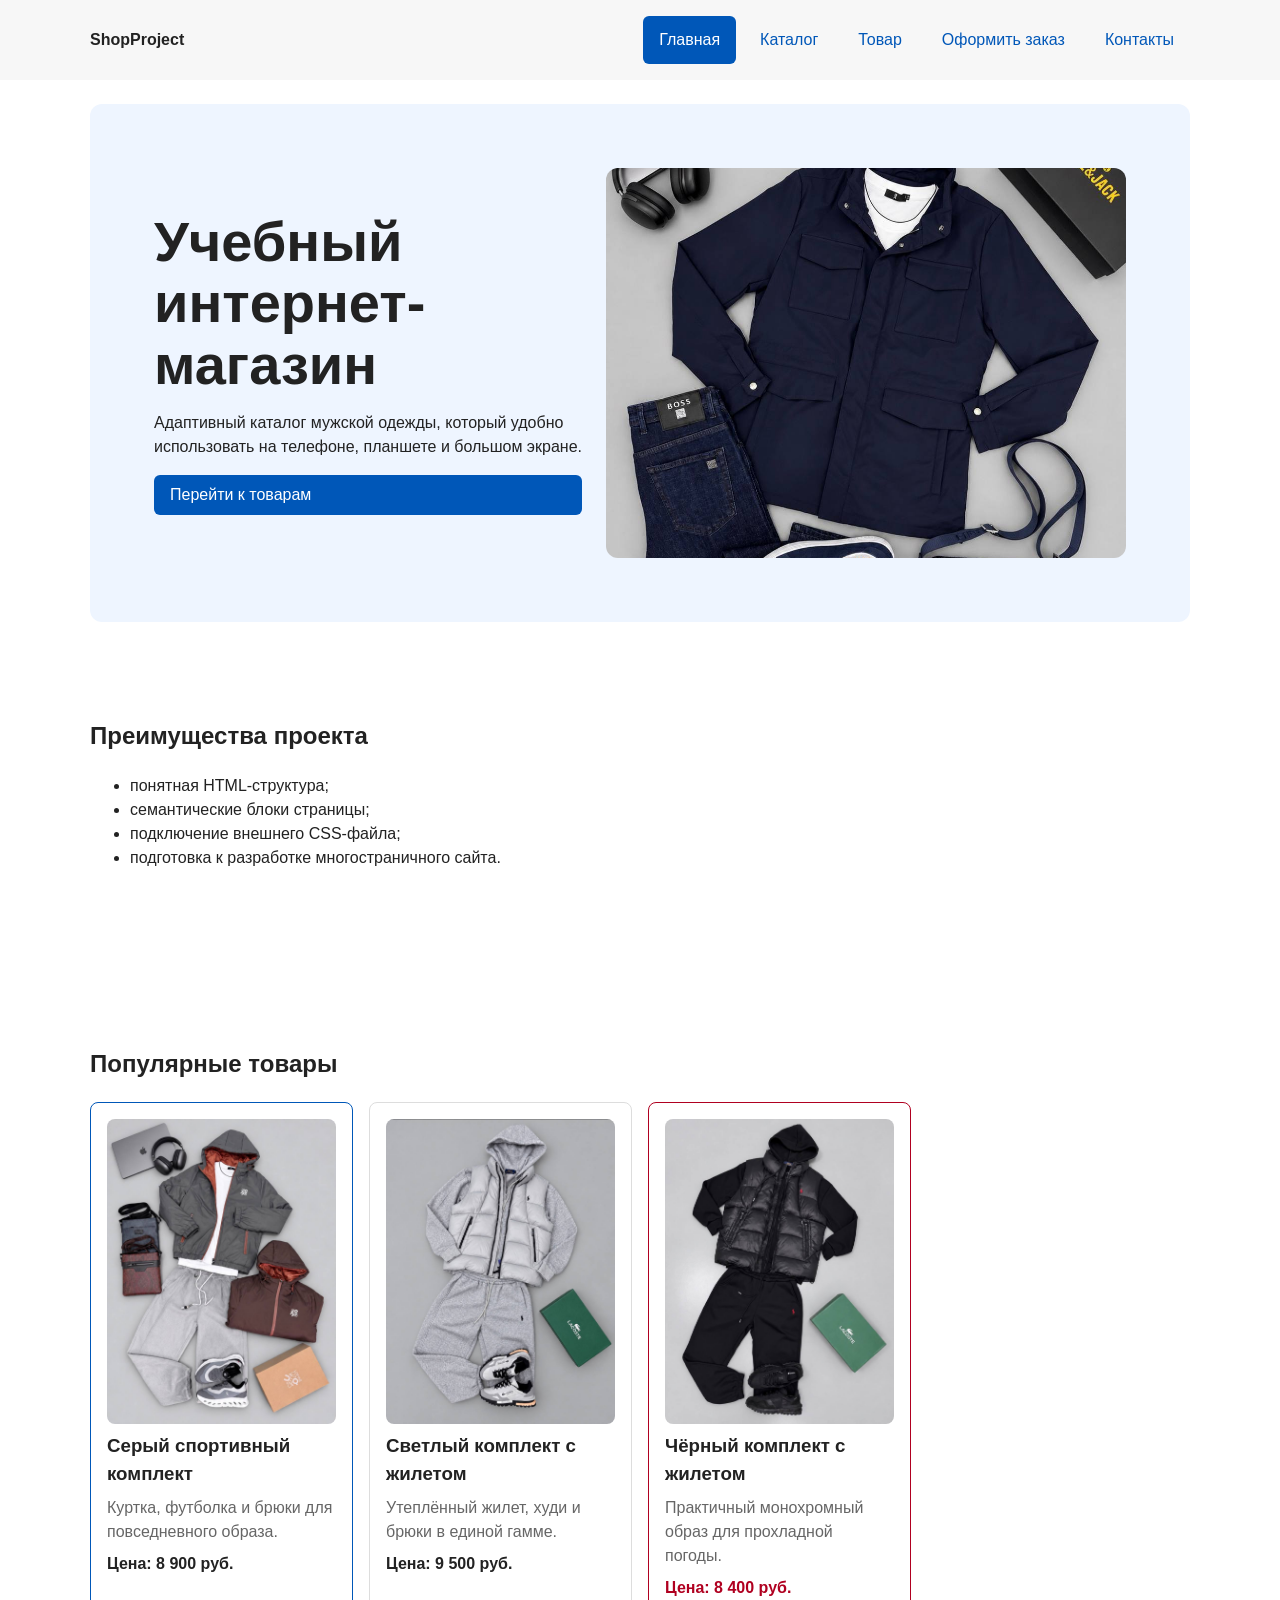
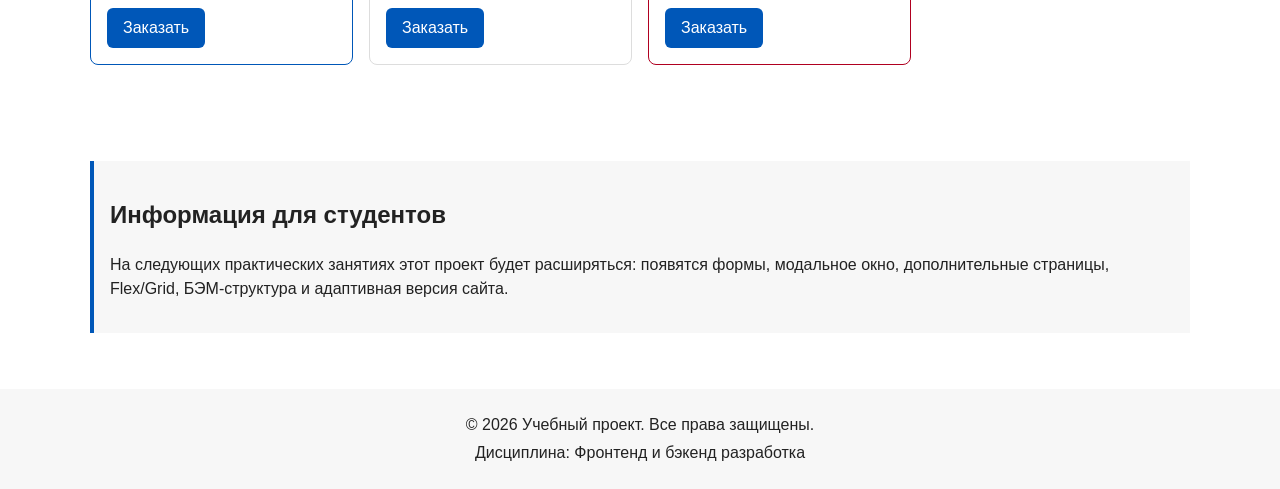
<file: index.html>
<!DOCTYPE html>
<html lang="ru">
<head>
  <meta charset="UTF-8">
  <meta name="viewport" content="width=device-width, initial-scale=1.0">
  <title>Учебный интернет-магазин</title>
  <link rel="icon" href="images/favicon.svg" type="image/svg+xml">
  <link rel="stylesheet" href="css/style.css">
  <link rel="stylesheet" href="css/responsive.css">
  <script src="js/main.js" defer></script>

  <meta property="og:type" content="website">
  <meta property="og:title" content="Учебный интернет-магазин">
  <meta
    property="og:description"
    content="Учебный frontend-проект интернет-магазина."
  >
  <meta
    property="og:image"
    content="https://ashurvel-rgb.github.io/kr3-responsive-shop/images/preview.jpg"
  >
</head>
<body>
  <!-- Шапка и навигация по разделам текущей страницы. -->
  <header class="site-header">
    <div class="site-header__inner">
      <a class="site-header__logo" href="index.html">ShopProject</a>
      <nav class="site-nav" aria-label="Основная навигация">
        <ul class="site-nav__list">
          <li class="site-nav__item"><a class="site-nav__link site-nav__link--active" href="index.html">Главная</a></li>
          <li class="site-nav__item"><a class="site-nav__link" href="catalog.html">Каталог</a></li>
          <li class="site-nav__item"><a class="site-nav__link" href="product.html">Товар</a></li>
          <li class="site-nav__item"><a class="site-nav__link" href="order.html">Оформить заказ</a></li>
          <li class="site-nav__item"><a class="site-nav__link" href="contacts.html">Контакты</a></li>
        </ul>
      </nav>
    </div>
  </header>

  <!-- Единственный main содержит основное содержимое страницы. -->
  <main>
    <section class="hero">
      <div class="hero__content">
        <h1 class="hero__title">Учебный интернет-магазин</h1>
        <p class="hero__description">
          Адаптивный каталог мужской одежды, который удобно использовать
          на телефоне, планшете и большом экране.
        </p>
        <a class="button button--primary hero__action" href="#popular">Перейти к товарам</a>
      </div>
      <picture>
        <source media="(min-width: 1200px)" srcset="images/outfit-navy.jpg">
        <source media="(min-width: 768px)" srcset="images/outfit-blue.jpg">
        <img
          class="hero__image"
          src="images/outfit-gray.jpg"
          alt="Подборка мужской одежды и аксессуаров"
          width="960"
          height="1280"
        >
      </picture>
    </section>

    <section class="section" id="advantages">
      <h2>Преимущества проекта</h2>
      <ul class="advantages-list">
        <li>понятная HTML-структура;</li>
        <li>семантические блоки страницы;</li>
        <li>подключение внешнего CSS-файла;</li>
        <li>подготовка к разработке многостраничного сайта.</li>
      </ul>
    </section>

    <section class="section" id="popular">
      <h2>Популярные товары</h2>
      <div class="products-grid">
        <!-- Каждая карточка — самостоятельный смысловой блок article. -->
        <article class="product-card product-card--featured">
          <img
            class="product-card__image"
            src="images/outfit-gray.jpg"
            srcset="images/outfit-gray.jpg 960w"
            sizes="(max-width: 639px) 100vw, (max-width: 1023px) 50vw, 33vw"
            alt="Серый спортивный комплект с курткой"
            width="960"
            height="1280"
          >
          <h3 class="product-card__title">Серый спортивный комплект</h3>
          <p class="product-card__description">Куртка, футболка и брюки для повседневного образа.</p>
          <p class="product-card__price">Цена: 8 900 руб.</p>
          <button class="button button--primary product-card__button" type="button" data-product="Серый спортивный комплект">
            Заказать
          </button>
        </article>
        <article class="product-card">
          <img class="product-card__image" src="images/outfit-light.jpg" alt="Светло-серый комплект с жилетом" width="960" height="1280" loading="lazy">
          <h3 class="product-card__title">Светлый комплект с жилетом</h3>
          <p class="product-card__description">Утеплённый жилет, худи и брюки в единой гамме.</p>
          <p class="product-card__price">Цена: 9 500 руб.</p>
          <button class="button button--primary product-card__button" type="button" data-product="Светлый комплект с жилетом">
            Заказать
          </button>
        </article>
        <article class="product-card product-card--discount">
          <img class="product-card__image" src="images/outfit-black.jpg" alt="Чёрный спортивный комплект с жилетом" width="960" height="1280" loading="lazy">
          <h3 class="product-card__title">Чёрный комплект с жилетом</h3>
          <p class="product-card__description">Практичный монохромный образ для прохладной погоды.</p>
          <p class="product-card__price">Цена: 8 400 руб.</p>
          <button class="button button--primary product-card__button" type="button" data-product="Чёрный комплект с жилетом">
            Заказать
          </button>
        </article>
      </div>
    </section>

    <aside class="aside-info">
      <h2>Информация для студентов</h2>
      <p>
        На следующих практических занятиях этот проект будет расширяться:
        появятся формы, модальное окно, дополнительные страницы, Flex/Grid,
        БЭМ-структура и адаптивная версия сайта.
      </p>
    </aside>
  </main>

  <footer class="site-footer" id="contacts">
    <p class="site-footer__text">&copy; 2026 Учебный проект. Все права защищены.</p>
    <p class="site-footer__text">Дисциплина: Фронтенд и бэкенд разработка</p>
  </footer>
<dialog class="order-dialog" id="order-dialog" aria-labelledby="order-dialog-title">
  <h2 class="order-dialog__title" id="order-dialog-title">Оформление заявки</h2>

  <form class="order-form" id="order-form" action="#" method="post" novalidate>
    <input id="selected-product" name="selected-product" type="hidden">

    <div class="order-form__field">
      <label class="order-form__label" for="order-name">Имя</label>
      <input
        class="order-form__input"
        id="order-name"
        name="name"
        type="text"
        placeholder="Введите ваше имя"
        minlength="2"
        autocomplete="given-name"
        required
      >
    </div>

    <div class="order-form__field">
      <label class="order-form__label" for="order-email">E-mail</label>
      <input
        class="order-form__input"
        id="order-email"
        name="email"
        type="email"
        placeholder="example@mail.ru"
        autocomplete="email"
        required
      >
    </div>

    <div class="order-form__field">
      <label class="order-form__label" for="order-phone">Телефон</label>
      <input
        class="order-form__input"
        id="order-phone"
        name="phone"
        type="tel"
        inputmode="tel"
        placeholder="+7 (900) 000-00-00"
        pattern="^\+7 \(\d{3}\) \d{3}-\d{2}-\d{2}$"
        required
      >
      <small class="order-form__hint">Формат: +7 (988) 888-88-88</small>
    </div>

    <div class="order-form__field">
      <label class="order-form__label" for="order-date">Дата связи</label>
      <input
        class="order-form__input"
        id="order-date"
        name="date"
        type="date"
      >
    </div>

    <div class="order-form__field">
      <label class="order-form__label" for="order-topic">Тема заявки</label>
      <select class="order-form__select" id="order-topic" name="topic" required>
        <option value="">Выберите тему</option>
        <option value="product">Заказ товара</option>
        <option value="consultation">Консультация</option>
        <option value="delivery">Доставка</option>
      </select>
    </div>

    <div class="order-form__field">
      <label class="order-form__label" for="order-comment">Комментарий</label>
      <textarea
        class="order-form__textarea"
        id="order-comment"
        name="comment"
        rows="4"
        placeholder="Укажите дополнительную информацию"
      ></textarea>
    </div>

    <div class="order-form__field order-form__field--checkbox">
      <label class="order-form__label order-form__label--checkbox">
        <input
          class="order-form__input order-form__input--checkbox"
          id="order-agreement"
          name="agreement"
          type="checkbox"
          required
        >
        Я согласен на обработку данных
      </label>
    </div>

    <div class="order-form__actions">
      <button class="button button--secondary" type="button" id="close-order-dialog">Закрыть</button>
      <button class="button button--primary" type="submit">Отправить заявку</button>
    </div>
  </form>
</dialog>

<p class="success-message" id="success-message" hidden>
  Форма успешно отправлена!
</p>

</body>
</html>
</file>
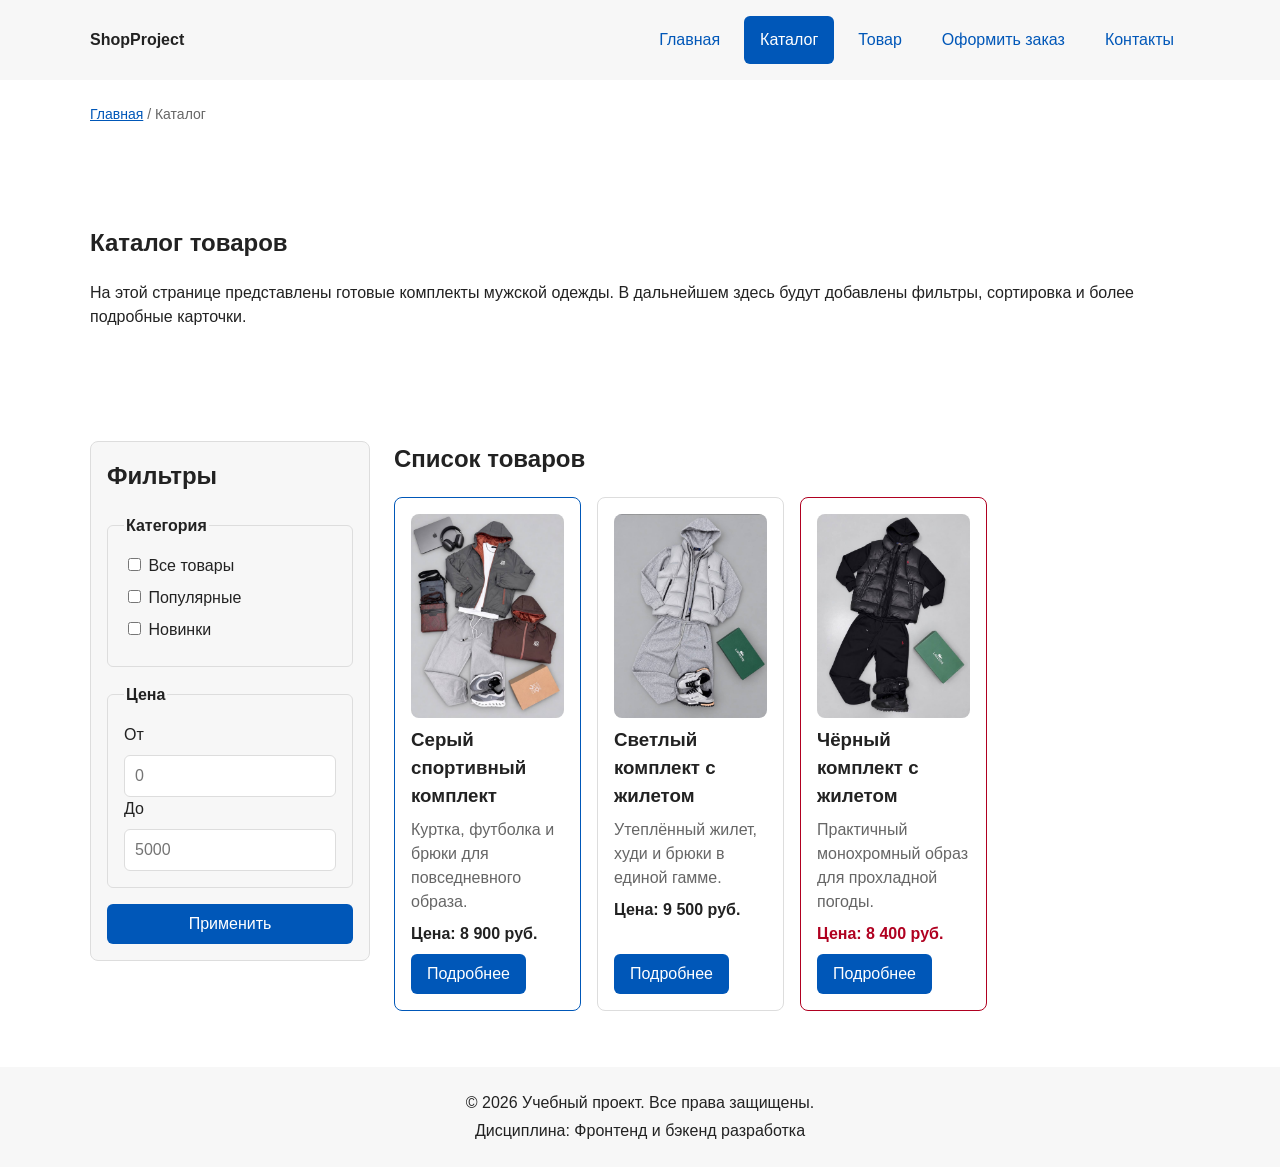
<file: catalog.html>
<!DOCTYPE html>
<html lang="ru">
<head>
  <meta charset="UTF-8">
  <meta name="viewport" content="width=device-width, initial-scale=1.0">
  <title>Учебный интернет-магазин</title>
  <link rel="icon" href="images/favicon.svg" type="image/svg+xml">
  <link rel="stylesheet" href="css/style.css">
  <link rel="stylesheet" href="css/responsive.css">
  <script src="js/main.js" defer></script>

  <meta property="og:type" content="website">
  <meta property="og:title" content="Учебный интернет-магазин">
  <meta
    property="og:description"
    content="Учебный frontend-проект интернет-магазина."
  >
  <meta
    property="og:image"
    content="https://ashurvel-rgb.github.io/kr3-responsive-shop/images/preview.jpg"
  >
</head>
<body>
  <header class="site-header">
    <div class="site-header__inner">
      <a class="site-header__logo" href="index.html">ShopProject</a>

      <nav class="site-nav" aria-label="Основная навигация">
        <ul class="site-nav__list">
          <li class="site-nav__item"><a class="site-nav__link" href="index.html">Главная</a></li>
          <li class="site-nav__item"><a class="site-nav__link site-nav__link--active" href="catalog.html">Каталог</a></li>
          <li class="site-nav__item"><a class="site-nav__link" href="product.html">Товар</a></li>
          <li class="site-nav__item"><a class="site-nav__link" href="order.html">Оформить заказ</a></li>
          <li class="site-nav__item"><a class="site-nav__link" href="contacts.html">Контакты</a></li>
        </ul>
      </nav>
    </div>
  </header>

  <main>
    <nav class="breadcrumbs" aria-label="Хлебные крошки">
      <a class="breadcrumbs__link" href="index.html">Главная</a>
      <span class="breadcrumbs__current">Каталог</span>
    </nav>

    <section class="section">
      <h1>Каталог товаров</h1>
      <p>
        На этой странице представлены готовые комплекты мужской одежды.
        В дальнейшем здесь будут добавлены фильтры, сортировка и более
        подробные карточки.
      </p>
    </section>

    <section class="catalog-layout">
      <aside class="catalog-filters">
        <h2 class="catalog-filters__title">Фильтры</h2>

        <form class="filters-form" action="#" method="get">
          <fieldset class="filters-form__group">
            <legend class="filters-form__legend">Категория</legend>

            <label class="filters-form__label">
              <input class="filters-form__input" type="checkbox" name="category" value="all">
              Все товары
            </label>
            <label class="filters-form__label">
              <input class="filters-form__input" type="checkbox" name="category" value="popular">
              Популярные
            </label>
            <label class="filters-form__label">
              <input class="filters-form__input" type="checkbox" name="category" value="new">
              Новинки
            </label>
          </fieldset>

          <fieldset class="filters-form__group">
            <legend class="filters-form__legend">Цена</legend>

            <label class="filters-form__label" for="price-from">От</label>
            <input class="filters-form__input filters-form__input--number" id="price-from" name="price-from" type="number" min="0" placeholder="0">

            <label class="filters-form__label" for="price-to">До</label>
            <input class="filters-form__input filters-form__input--number" id="price-to" name="price-to" type="number" min="0" placeholder="5000">
          </fieldset>

          <button class="button button--primary" type="submit">Применить</button>
        </form>
      </aside>

      <section class="catalog-products">
        <h2 class="catalog-products__title">Список товаров</h2>

        <div class="products-grid">
          <article class="product-card product-card--featured">
            <img
              class="product-card__image"
              src="images/outfit-gray.jpg"
              srcset="images/outfit-gray.jpg 960w"
              sizes="(max-width: 639px) 100vw, (max-width: 1023px) 50vw, 33vw"
              alt="Серый спортивный комплект с курткой"
              width="960"
              height="1280"
              loading="lazy"
            >
            <h3 class="product-card__title">Серый спортивный комплект</h3>
            <p class="product-card__description">Куртка, футболка и брюки для повседневного образа.</p>
            <p class="product-card__price">Цена: 8 900 руб.</p>
            <a class="button button--primary product-card__button" href="product.html">Подробнее</a>
          </article>

          <article class="product-card">
            <img class="product-card__image" src="images/outfit-light.jpg" alt="Светло-серый комплект с жилетом" width="960" height="1280" loading="lazy">
            <h3 class="product-card__title">Светлый комплект с жилетом</h3>
            <p class="product-card__description">Утеплённый жилет, худи и брюки в единой гамме.</p>
            <p class="product-card__price">Цена: 9 500 руб.</p>
            <a class="button button--primary product-card__button" href="product.html">Подробнее</a>
          </article>

          <article class="product-card product-card--discount">
            <img class="product-card__image" src="images/outfit-black.jpg" alt="Чёрный спортивный комплект с жилетом" width="960" height="1280" loading="lazy">
            <h3 class="product-card__title">Чёрный комплект с жилетом</h3>
            <p class="product-card__description">Практичный монохромный образ для прохладной погоды.</p>
            <p class="product-card__price">Цена: 8 400 руб.</p>
            <a class="button button--primary product-card__button" href="product.html">Подробнее</a>
          </article>
        </div>
      </section>
    </section>
  </main>

  <footer class="site-footer">
    <p class="site-footer__text">&copy; 2026 Учебный проект. Все права защищены.</p>
    <p class="site-footer__text">Дисциплина: Фронтенд и бэкенд разработка</p>
  </footer>
</body>
</html>
</file>
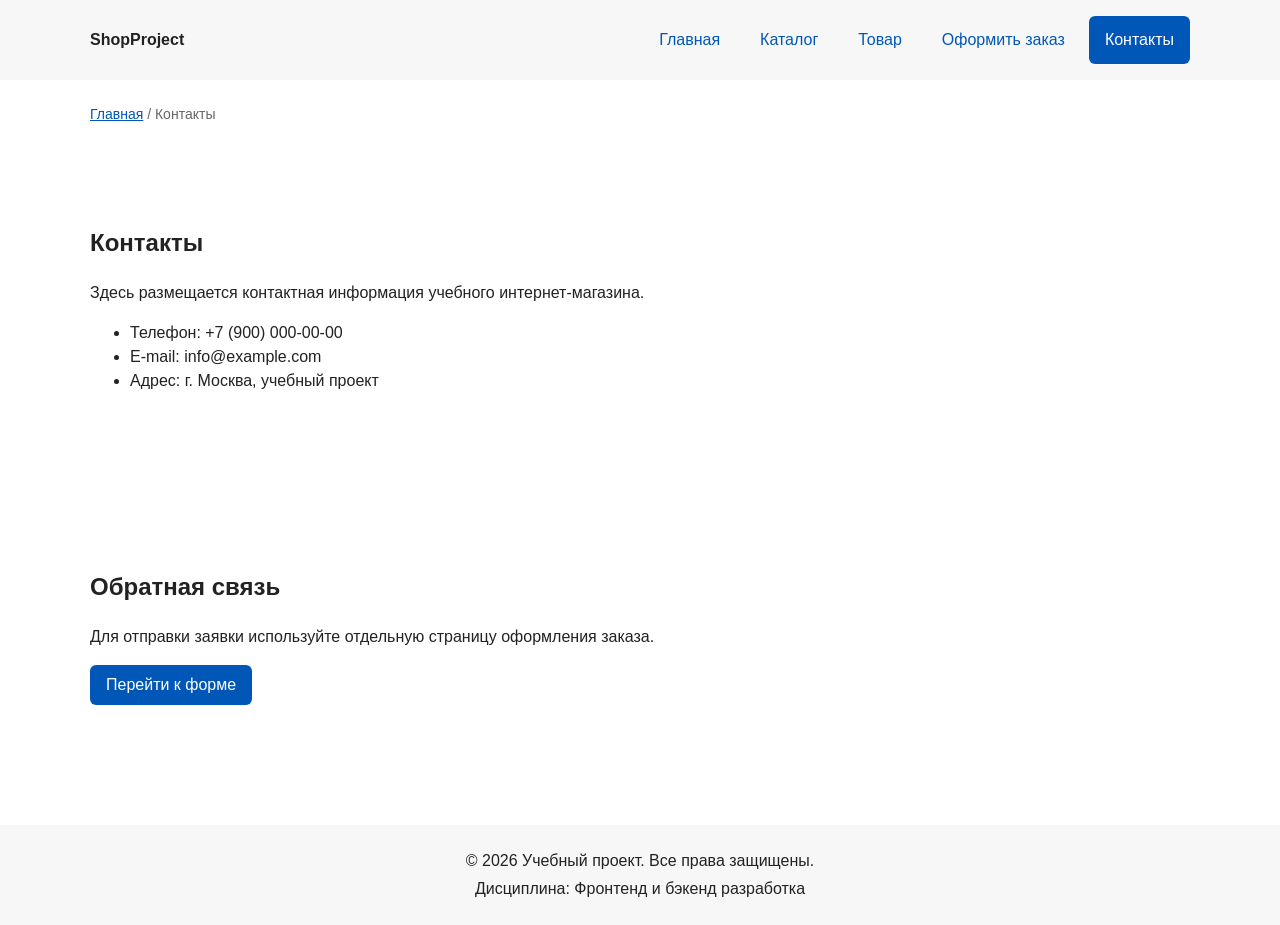
<file: contacts.html>
<!DOCTYPE html>
<html lang="ru">
<head>
  <meta charset="UTF-8">
  <meta name="viewport" content="width=device-width, initial-scale=1.0">
  <meta name="description" content="Контактная информация учебного интернет-магазина.">
  <title>Контакты — Учебный интернет-магазин</title>
  <link rel="icon" href="images/favicon.svg" type="image/svg+xml">
  <link rel="stylesheet" href="css/style.css">
  <link rel="stylesheet" href="css/responsive.css">
  <meta property="og:type" content="website">
  <meta property="og:title" content="Контакты — ShopProject">
  <meta property="og:description" content="Контакты учебного интернет-магазина.">
  <meta property="og:image" content="https://ashurvel-rgb.github.io/kr3-responsive-shop/images/preview.jpg">
</head>
<body>
  <header class="site-header">
    <div class="site-header__inner">
      <a class="site-header__logo" href="index.html">ShopProject</a>

      <nav class="site-nav" aria-label="Основная навигация">
        <ul class="site-nav__list">
          <li class="site-nav__item"><a class="site-nav__link" href="index.html">Главная</a></li>
          <li class="site-nav__item"><a class="site-nav__link" href="catalog.html">Каталог</a></li>
          <li class="site-nav__item"><a class="site-nav__link" href="product.html">Товар</a></li>
          <li class="site-nav__item"><a class="site-nav__link" href="order.html">Оформить заказ</a></li>
          <li class="site-nav__item"><a class="site-nav__link site-nav__link--active" href="contacts.html">Контакты</a></li>
        </ul>
      </nav>
    </div>
  </header>

  <main>
    <nav class="breadcrumbs" aria-label="Хлебные крошки">
      <a class="breadcrumbs__link" href="index.html">Главная</a>
      <span class="breadcrumbs__current">Контакты</span>
    </nav>

    <section class="section">
      <h1>Контакты</h1>
      <p>
        Здесь размещается контактная информация учебного интернет-магазина.
      </p>

      <ul>
        <li>Телефон: +7 (900) 000-00-00</li>
        <li>E-mail: info@example.com</li>
        <li>Адрес: г. Москва, учебный проект</li>
      </ul>
    </section>

    <section class="section" id="feedback">
      <h2>Обратная связь</h2>
      <p>Для отправки заявки используйте отдельную страницу оформления заказа.</p>
      <a class="button button--primary" href="order.html">Перейти к форме</a>
    </section>
  </main>

  <footer class="site-footer">
    <p class="site-footer__text">&copy; 2026 Учебный проект. Все права защищены.</p>
    <p class="site-footer__text">Дисциплина: Фронтенд и бэкенд разработка</p>
  </footer>
</body>
</html>
</file>
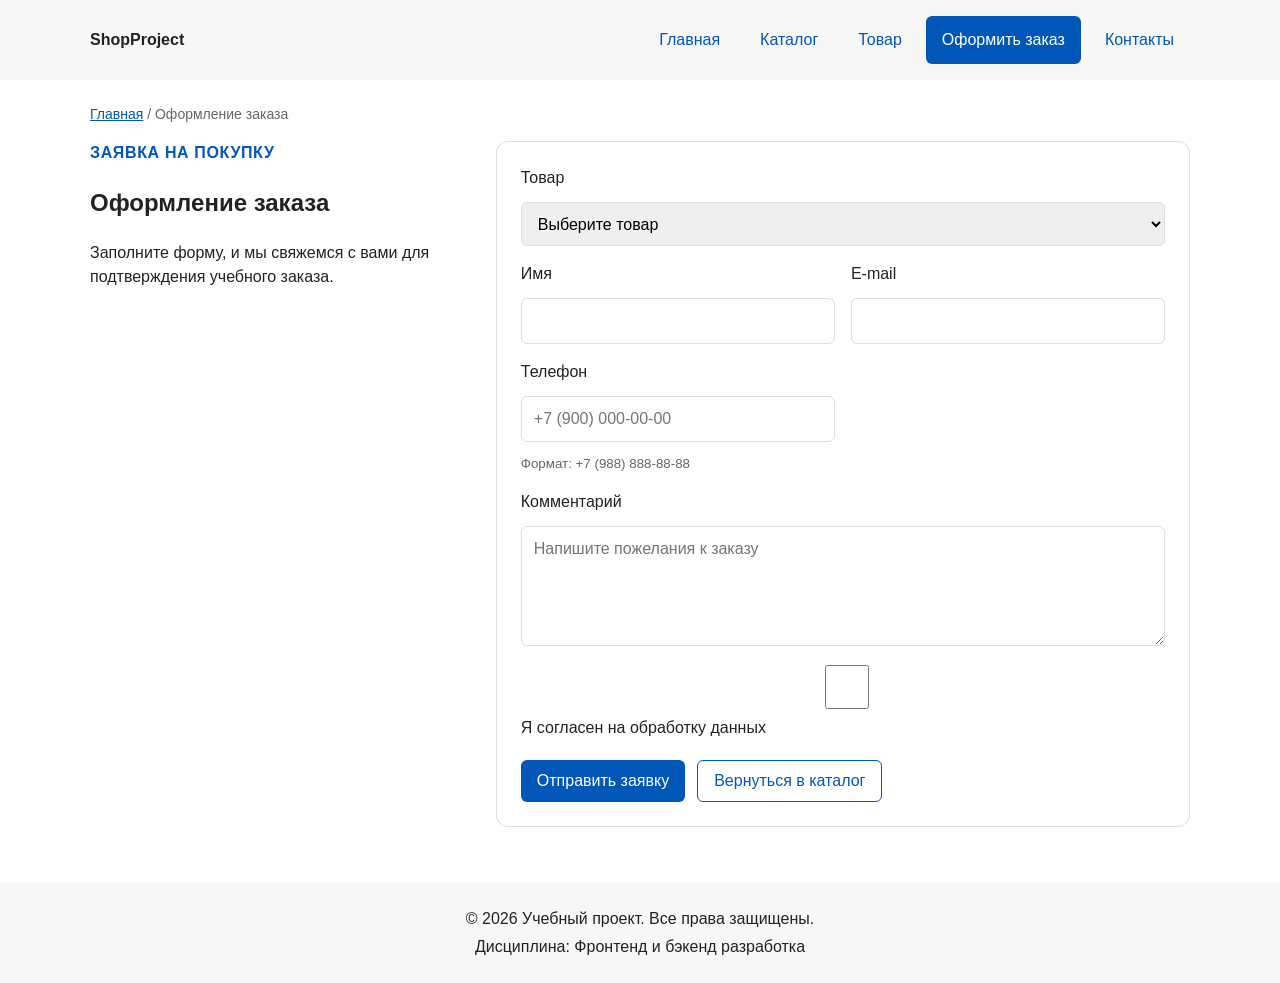
<file: order.html>
<!DOCTYPE html>
<html lang="ru">
<head>
  <meta charset="UTF-8">
  <meta name="viewport" content="width=device-width, initial-scale=1.0">
  <meta name="description" content="Оформление заявки в учебном интернет-магазине.">
  <title>Оформление заказа — ShopProject</title>
  <link rel="icon" href="images/favicon.svg" type="image/svg+xml">
  <link rel="stylesheet" href="css/style.css">
  <link rel="stylesheet" href="css/responsive.css">
  <script src="js/main.js" defer></script>
  <meta property="og:type" content="website">
  <meta property="og:title" content="Оформление заказа — ShopProject">
  <meta property="og:description" content="Форма заявки учебного интернет-магазина.">
  <meta property="og:image" content="https://ashurvel-rgb.github.io/kr3-responsive-shop/images/preview.jpg">
</head>
<body>
  <header class="site-header">
    <div class="site-header__inner">
      <a class="site-header__logo" href="index.html">ShopProject</a>
      <nav class="site-nav" aria-label="Основная навигация">
        <ul class="site-nav__list">
          <li class="site-nav__item"><a class="site-nav__link" href="index.html">Главная</a></li>
          <li class="site-nav__item"><a class="site-nav__link" href="catalog.html">Каталог</a></li>
          <li class="site-nav__item"><a class="site-nav__link" href="product.html">Товар</a></li>
          <li class="site-nav__item"><a class="site-nav__link site-nav__link--active" href="order.html">Оформить заказ</a></li>
          <li class="site-nav__item"><a class="site-nav__link" href="contacts.html">Контакты</a></li>
        </ul>
      </nav>
    </div>
  </header>

  <main>
    <nav class="breadcrumbs" aria-label="Хлебные крошки">
      <a class="breadcrumbs__link" href="index.html">Главная</a>
      <span class="breadcrumbs__current">Оформление заказа</span>
    </nav>

    <section class="order-page" aria-labelledby="order-page-title">
      <div class="order-page__intro">
        <p class="order-page__eyebrow">Заявка на покупку</p>
        <h1 id="order-page-title">Оформление заказа</h1>
        <p>Заполните форму, и мы свяжемся с вами для подтверждения учебного заказа.</p>
      </div>

      <form class="order-form order-form--standalone" id="page-order-form" action="#" method="post" novalidate>
        <div class="order-form__field order-form__field--wide">
          <label class="order-form__label" for="page-order-product">Товар</label>
          <select class="order-form__select" id="page-order-product" name="product" required>
            <option value="">Выберите товар</option>
            <option value="gray-set">Серый спортивный комплект</option>
            <option value="light-set">Светлый комплект с жилетом</option>
            <option value="black-set">Чёрный комплект с жилетом</option>
          </select>
        </div>

        <div class="order-form__field">
          <label class="order-form__label" for="page-order-name">Имя</label>
          <input class="order-form__input" id="page-order-name" name="name" type="text" minlength="2" autocomplete="name" required>
        </div>

        <div class="order-form__field">
          <label class="order-form__label" for="page-order-email">E-mail</label>
          <input class="order-form__input" id="page-order-email" name="email" type="email" autocomplete="email" required>
        </div>

        <div class="order-form__field">
          <label class="order-form__label" for="page-order-phone">Телефон</label>
          <input class="order-form__input" id="page-order-phone" name="phone" type="tel" inputmode="tel" placeholder="+7 (900) 000-00-00" pattern="^\+7 \(\d{3}\) \d{3}-\d{2}-\d{2}$" required>
          <small class="order-form__hint">Формат: +7 (988) 888-88-88</small>
        </div>

        <div class="order-form__field order-form__field--wide">
          <label class="order-form__label" for="page-order-comment">Комментарий</label>
          <textarea class="order-form__textarea" id="page-order-comment" name="comment" rows="4" placeholder="Напишите пожелания к заказу"></textarea>
        </div>

        <div class="order-form__field order-form__field--checkbox order-form__field--wide">
          <label class="order-form__label order-form__label--checkbox">
            <input class="order-form__input order-form__input--checkbox" name="agreement" type="checkbox" required>
            Я согласен на обработку данных
          </label>
        </div>

        <div class="order-form__actions order-form__field--wide">
          <button class="button button--primary" type="submit">Отправить заявку</button>
          <a class="button button--secondary" href="catalog.html">Вернуться в каталог</a>
        </div>
      </form>

      <p class="success-message" id="page-success-message" hidden>Заявка успешно отправлена!</p>
    </section>
  </main>

  <footer class="site-footer">
    <p class="site-footer__text">&copy; 2026 Учебный проект. Все права защищены.</p>
    <p class="site-footer__text">Дисциплина: Фронтенд и бэкенд разработка</p>
  </footer>
</body>
</html>
</file>
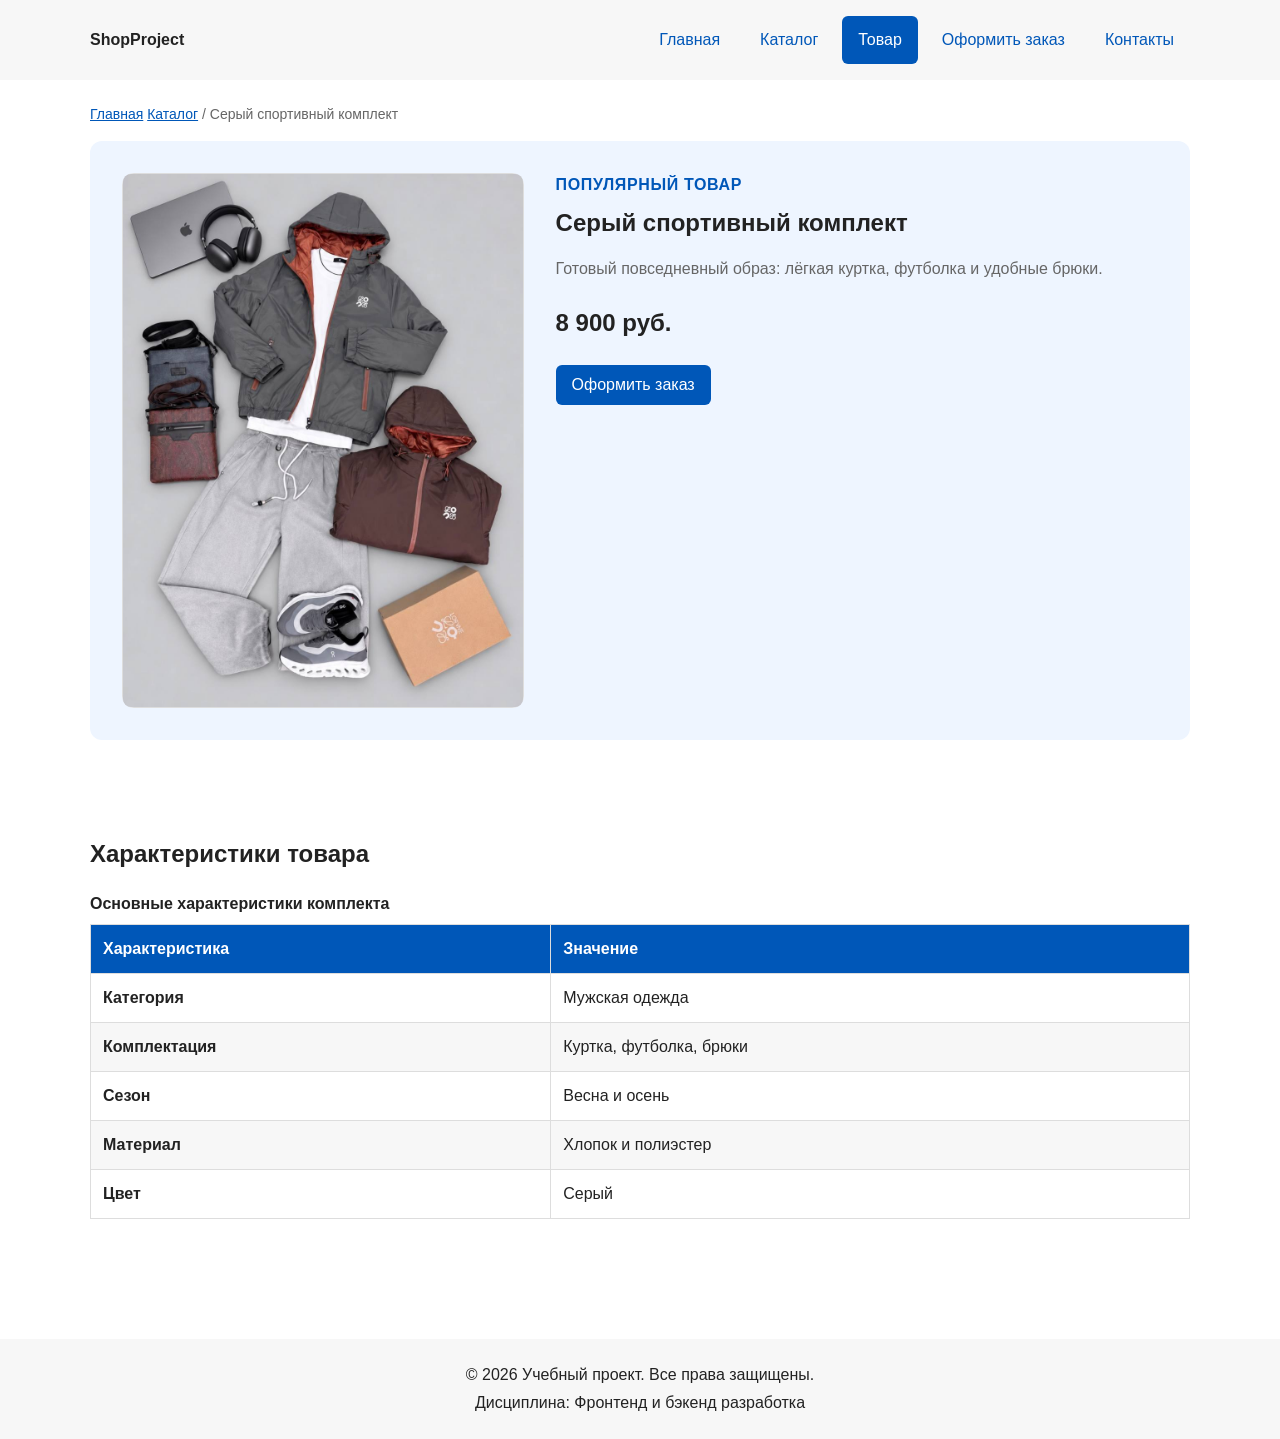
<file: product.html>
<!DOCTYPE html>
<html lang="ru">
<head>
  <meta charset="UTF-8">
  <meta name="viewport" content="width=device-width, initial-scale=1.0">
  <meta name="description" content="Карточка серого спортивного комплекта в адаптивном интернет-магазине.">
  <title>Серый спортивный комплект — ShopProject</title>
  <link rel="icon" href="images/favicon.svg" type="image/svg+xml">
  <link rel="stylesheet" href="css/style.css">
  <link rel="stylesheet" href="css/responsive.css">
  <script src="js/main.js" defer></script>
  <meta property="og:type" content="website">
  <meta property="og:title" content="Серый спортивный комплект — ShopProject">
  <meta property="og:description" content="Карточка популярного комплекта одежды в адаптивном интернет-магазине.">
  <meta property="og:image" content="https://ashurvel-rgb.github.io/kr3-responsive-shop/images/preview.jpg">
</head>
<body>
  <header class="site-header">
    <div class="site-header__inner">
      <a class="site-header__logo" href="index.html">ShopProject</a>
      <nav class="site-nav" aria-label="Основная навигация">
        <ul class="site-nav__list">
          <li class="site-nav__item"><a class="site-nav__link" href="index.html">Главная</a></li>
          <li class="site-nav__item"><a class="site-nav__link" href="catalog.html">Каталог</a></li>
          <li class="site-nav__item"><a class="site-nav__link site-nav__link--active" href="product.html">Товар</a></li>
          <li class="site-nav__item"><a class="site-nav__link" href="order.html">Оформить заказ</a></li>
          <li class="site-nav__item"><a class="site-nav__link" href="contacts.html">Контакты</a></li>
        </ul>
      </nav>
    </div>
  </header>

  <main>
    <nav class="breadcrumbs" aria-label="Хлебные крошки">
      <a class="breadcrumbs__link" href="index.html">Главная</a>
      <a class="breadcrumbs__link" href="catalog.html">Каталог</a>
      <span class="breadcrumbs__current">Серый спортивный комплект</span>
    </nav>

    <article class="product-detail">
      <div class="product-detail__media">
        <img
          class="product-card__image"
          src="images/outfit-gray.jpg"
          srcset="images/outfit-gray.jpg 960w"
          sizes="(max-width: 767px) 100vw, 50vw"
          alt="Серый спортивный комплект с курткой"
          width="960"
          height="1280"
        >
      </div>
      <div class="product-detail__content">
        <p class="product-detail__badge">Популярный товар</p>
        <h1 class="product-detail__title">Серый спортивный комплект</h1>
        <p class="product-detail__description">
          Готовый повседневный образ: лёгкая куртка, футболка и удобные брюки.
        </p>
        <p class="product-detail__price">8 900 руб.</p>
        <a class="button button--primary" href="order.html?product=gray-set">Оформить заказ</a>
      </div>
    </article>

    <section class="section" aria-labelledby="characteristics-title">
      <h2 id="characteristics-title">Характеристики товара</h2>
      <div class="table-wrapper">
        <table class="product-table">
          <caption class="product-table__caption">Основные характеристики комплекта</caption>
          <thead class="product-table__head">
            <tr>
              <th scope="col">Характеристика</th>
              <th scope="col">Значение</th>
            </tr>
          </thead>
          <tbody class="product-table__body">
            <tr><th scope="row">Категория</th><td>Мужская одежда</td></tr>
            <tr><th scope="row">Комплектация</th><td>Куртка, футболка, брюки</td></tr>
            <tr><th scope="row">Сезон</th><td>Весна и осень</td></tr>
            <tr><th scope="row">Материал</th><td>Хлопок и полиэстер</td></tr>
            <tr><th scope="row">Цвет</th><td>Серый</td></tr>
          </tbody>
        </table>
      </div>
    </section>
  </main>

  <footer class="site-footer">
    <p class="site-footer__text">&copy; 2026 Учебный проект. Все права защищены.</p>
    <p class="site-footer__text">Дисциплина: Фронтенд и бэкенд разработка</p>
  </footer>
</body>
</html>
</file>
<file: css/style.css>
/* ===============================
   1. Переменные проекта
   =============================== */

:root {
  /* Основные цвета проекта */
  --color-bg: #ffffff;
  --color-text: #222222;
  --color-muted: #666666;
  --color-primary: #0057b8;
  --color-primary-dark: #003f86;
  --color-border: #dddddd;
  --color-surface: #f7f7f7;
  --color-surface-accent: #eef5ff;
  --color-danger: #b00020;
  --color-success: #168a2f;
  --color-success-bg: #eefaf0;
  --color-white: #ffffff;

  /* Отступы */
  --space-xs: 4px;
  --space-sm: 8px;
  --space-md: 16px;
  --space-lg: 24px;
  --space-xl: 32px;

  /* Скругления */
  --radius-sm: 6px;
  --radius-md: 8px;
  --radius-lg: 12px;

  /* Размеры */
  --container-width: 1100px;
}

/* ===============================
   2. Базовые стили
   =============================== */

* {
  box-sizing: border-box;
}

body {
  margin: 0;
  font-family: Arial, sans-serif;
  line-height: 1.5;
  color: var(--color-text);
  background-color: var(--color-bg);
}

main {
  min-height: 60vh;
  padding: var(--space-lg);
}

/* ===============================
   3. Общие элементы интерфейса
   =============================== */

a {
  color: var(--color-primary);
}

a:hover {
  color: var(--color-primary-dark);
}

a:focus-visible {
  outline: 2px solid var(--color-primary);
  outline-offset: 3px;
}

.button {
  display: inline-block;
  padding: var(--space-sm) var(--space-md);
  border: none;
  border-radius: var(--radius-sm);
  font: inherit;
  text-decoration: none;
  cursor: pointer;
}

.button--primary {
  color: var(--color-white);
  background-color: var(--color-primary);
}

.button--primary:hover {
  color: var(--color-white);
  background-color: var(--color-primary-dark);
}

.button--secondary {
  color: var(--color-primary);
  background-color: transparent;
  border: 1px solid var(--color-primary);
}

.button--secondary:hover {
  color: var(--color-white);
  background-color: var(--color-primary);
}

.button:focus-visible {
  outline: 2px solid var(--color-primary);
  outline-offset: 3px;
}

.button:disabled,
.button--disabled {
  opacity: 0.6;
  cursor: not-allowed;
}

/* ===============================
   4. Компоненты страницы
   =============================== */

.site-header {
  background-color: var(--color-surface);
}

.site-header__inner {
  display: flex;
  align-items: center;
  justify-content: space-between;
  gap: var(--space-lg);
  max-width: var(--container-width);
  margin: 0 auto;
  padding: var(--space-lg);
}

.site-header__logo {
  font-weight: 700;
  text-decoration: none;
  color: var(--color-text);
}

.site-nav__list {
  display: flex;
  flex-wrap: wrap;
  justify-content: center;
  align-items: center;
  gap: var(--space-md);
  padding: 0;
  margin: 0;
  list-style: none;
}

.site-nav__link {
  display: inline-block;
  padding: var(--space-sm) var(--space-md);
  color: var(--color-primary);
  text-decoration: none;
  border-radius: var(--radius-sm);
}

.site-nav__link:hover {
  color: var(--color-white);
  background-color: var(--color-primary);
}

.site-nav__link:focus-visible {
  outline: 2px solid var(--color-primary);
  outline-offset: 3px;
}

.site-nav__link--active {
  color: var(--color-white);
  background-color: var(--color-primary);
}

.hero {
  max-width: var(--container-width);
  margin: 0 auto var(--space-xl);
  padding: var(--space-xl) var(--space-lg);
  background-color: var(--color-surface-accent);
  border-radius: var(--radius-lg);
}

.section {
  max-width: var(--container-width);
  margin: 0 auto var(--space-xl);
}

.section h2 {
  margin-top: 0;
}

.products-grid {
  display: grid;
  grid-template-columns: repeat(3, 1fr);
  gap: var(--space-lg);
}

.product-card {
  display: flex;
  flex-direction: column;
  gap: var(--space-sm);
  margin-bottom: 0;
  padding: var(--space-md);
  border: 1px solid var(--color-border);
  border-radius: var(--radius-md);
  background-color: var(--color-bg);
}

.product-card:hover {
  border-color: var(--color-primary);
}

.product-card--featured {
  border-color: var(--color-primary);
}

.product-card--discount {
  border-color: var(--color-danger);
}

.product-card__title {
  margin: 0;
  color: var(--color-text);
}

.product-card__description {
  margin: 0;
  color: var(--color-muted);
}

.product-card__price {
  margin: 0;
  font-weight: 700;
}

.product-card--discount .product-card__price {
  color: var(--color-danger);
}

.product-card__button {
  margin-top: auto;
  align-self: flex-start;
}

.aside-info {
  max-width: var(--container-width);
  margin: 0 auto var(--space-xl);
  padding: var(--space-md);
  border-left: 4px solid var(--color-primary);
  background-color: var(--color-surface);
}

.catalog-layout {
  max-width: var(--container-width);
  margin: 0 auto var(--space-xl);
  display: grid;
  grid-template-columns: 260px 1fr;
  grid-template-areas: "filters products";
  gap: var(--space-lg);
}

.catalog-filters {
  grid-area: filters;
  padding: var(--space-md);
  border: 1px solid var(--color-border);
  border-radius: var(--radius-md);
  background-color: var(--color-surface);
}

.catalog-filters__title,
.catalog-products__title {
  margin-top: 0;
}

.catalog-products {
  grid-area: products;
}

.filters-form {
  display: grid;
  gap: var(--space-md);
}

.filters-form__group {
  margin: 0;
  padding: var(--space-md);
  border: 1px solid var(--color-border);
  border-radius: var(--radius-sm);
}

.filters-form__legend {
  font-weight: 700;
}

.filters-form__label {
  display: block;
  margin-bottom: var(--space-sm);
}

.filters-form__input--number {
  width: 100%;
  padding: 8px 10px;
  border: 1px solid var(--color-border);
  border-radius: var(--radius-sm);
  font: inherit;
}

/* ===============================
   5. Форма и модальное окно
   =============================== */

.order-dialog {
  width: min(100% - 32px, 560px);
  padding: var(--space-lg);
  border: none;
  border-radius: var(--radius-lg);
}

.order-dialog::backdrop {
  background-color: rgba(0, 0, 0, 0.5);
}

.order-dialog__title {
  margin-top: 0;
}

.order-form__field {
  margin-bottom: var(--space-md);
}

.order-form__label {
  display: block;
  margin-bottom: var(--space-xs);
}

.order-form__input,
.order-form__select,
.order-form__textarea {
  width: 100%;
  padding: 10px 12px;
  border: 1px solid var(--color-border);
  border-radius: var(--radius-sm);
  font: inherit;
}

.order-form__input--checkbox {
  width: auto;
}

.order-form__hint {
  display: block;
  margin-top: var(--space-xs);
  color: var(--color-muted);
}

.order-form__input:hover,
.order-form__select:hover,
.order-form__textarea:hover {
  border-color: var(--color-primary);
}

.order-form__input:focus-visible,
.order-form__select:focus-visible,
.order-form__textarea:focus-visible {
  outline: 2px solid var(--color-primary);
  outline-offset: 3px;
}

.order-form [aria-invalid="true"] {
  border-color: var(--color-danger);
}

.order-form__actions {
  display: flex;
  gap: var(--space-md);
  margin-top: var(--space-lg);
}

.success-message {
  max-width: var(--container-width);
  margin: var(--space-lg) auto;
  padding: var(--space-md);
  border-left: 4px solid var(--color-success);
  background-color: var(--color-success-bg);
}

.order-form--standalone {
  padding: var(--space-lg);
  border: 1px solid var(--color-border);
  border-radius: var(--radius-lg);
  background-color: var(--color-bg);
}

.order-page {
  display: grid;
  grid-template-columns: minmax(220px, 0.7fr) minmax(320px, 1.3fr);
  gap: var(--space-xl);
  max-width: var(--container-width);
  margin: 0 auto var(--space-xl);
  align-items: start;
}

.order-page__eyebrow,
.product-detail__badge {
  margin: 0 0 var(--space-sm);
  color: var(--color-primary);
  font-weight: 700;
  text-transform: uppercase;
  letter-spacing: 0.04em;
}

.product-detail {
  display: grid;
  grid-template-columns: minmax(240px, 0.8fr) minmax(320px, 1.2fr);
  gap: var(--space-xl);
  max-width: var(--container-width);
  margin: 0 auto var(--space-xl);
  padding: var(--space-xl);
  border-radius: var(--radius-lg);
  background-color: var(--color-surface-accent);
}

.product-detail__media {
  display: grid;
  min-height: 280px;
  place-items: center;
  border: 1px solid var(--color-border);
  border-radius: var(--radius-lg);
  background-color: var(--color-white);
  font-size: 96px;
}

.product-detail__title {
  margin: 0 0 var(--space-md);
}

.product-detail__description {
  color: var(--color-muted);
}

.product-detail__price {
  font-size: 1.5rem;
  font-weight: 700;
}

.table-wrapper {
  overflow-x: auto;
}

.product-table {
  width: 100%;
  border-collapse: collapse;
  background-color: var(--color-bg);
}

.product-table__caption {
  margin-bottom: var(--space-sm);
  text-align: left;
  font-weight: 700;
}

.product-table th,
.product-table td {
  padding: 12px;
  border: 1px solid var(--color-border);
  text-align: left;
}

.product-table__head {
  color: var(--color-white);
  background-color: var(--color-primary);
}

.product-table__body tr:nth-child(even) {
  background-color: var(--color-surface);
}
.breadcrumbs {
  max-width: var(--container-width);
  margin: 0 auto var(--space-md);
  font-size: 14px;
  color: var(--color-muted);
}

.breadcrumbs__link {
  color: var(--color-primary);
}

.breadcrumbs__current::before {
  content: " / ";
  color: var(--color-muted);
}

.site-footer {
  padding: var(--space-lg);
  background-color: var(--color-surface);
  text-align: center;
}

.site-footer__text {
  margin: 0;
}

.site-footer__text + .site-footer__text {
  margin-top: var(--space-xs);
}
html {
  scroll-behavior: smooth;
}
:target {
  outline: 2px dashed var(--color-primary);
  outline-offset: 4px;
}

@media (max-width: 820px) {
  .site-header__inner {
    flex-direction: column;
    align-items: flex-start;
  }

  .site-nav__list {
    justify-content: flex-start;
  }

  .products-grid,
  .catalog-layout,
  .order-page,
  .product-detail {
    grid-template-columns: 1fr;
  }

  .catalog-layout {
    grid-template-areas:
      "filters"
      "products";
  }
}

@media (max-width: 520px) {
  main,
  .site-header__inner,
  .site-footer,
  .hero,
  .product-detail,
  .order-form--standalone {
    padding: var(--space-md);
  }

  .site-nav__list,
  .order-form__actions {
    flex-direction: column;
    align-items: stretch;
  }

  .site-nav__link,
  .button {
    width: 100%;
    text-align: center;
  }
}
</file>
<file: css/responsive.css>
/*
  Адаптивные стили для контрольной работы №3.
  Подход: Mobile First.
  Базовые стили рассчитаны на мобильный экран.
  Расширения добавляются через min-width медиазапросы.
*/

*,
*::before,
*::after {
  box-sizing: border-box;
}

html {
  scroll-behavior: smooth;
}

img,
video {
  max-width: 100%;
  height: auto;
}

body {
  overflow-x: hidden;
}

main,
.site-header__inner,
.section,
.hero,
.catalog-layout,
.order-page,
.product-detail,
.breadcrumbs,
.aside-info {
  width: min(100% - 32px, 1200px);
  margin-inline: auto;
}

main {
  padding: 24px 0;
}

.section {
  padding-block: clamp(24px, 5vw, 64px);
}

.site-header {
  position: static;
}

.site-header__inner {
  flex-direction: column;
  align-items: stretch;
  gap: 16px;
  padding: 16px 0;
}

.site-nav__list {
  flex-direction: column;
  align-items: stretch;
  gap: 8px;
}

.site-nav__link {
  display: block;
  min-height: 44px;
  padding: 12px 16px;
}

.hero {
  display: grid;
  gap: 24px;
  align-items: center;
  padding: clamp(24px, 5vw, 64px);
}

.hero__content {
  display: grid;
  gap: 16px;
}

.hero__title,
.hero__description {
  margin: 0;
}

.hero__title {
  font-size: clamp(28px, 7vw, 56px);
  line-height: 1.1;
}

.hero__image {
  display: block;
  width: 100%;
  max-width: 520px;
  margin-inline: auto;
  border-radius: var(--radius-lg, 12px);
  aspect-ratio: 4 / 3;
  object-fit: cover;
}

.products-grid {
  grid-template-columns: 1fr;
  gap: 16px;
}

.product-card {
  min-width: 0;
}

.product-card__title,
.product-card__description {
  overflow-wrap: anywhere;
}

.product-card__image {
  display: block;
  width: 100%;
  aspect-ratio: 3 / 4;
  object-fit: cover;
  border-radius: var(--radius-md, 8px);
}

.catalog-layout {
  grid-template-columns: 1fr;
  grid-template-areas:
    "filters"
    "products";
  gap: 24px;
}

.catalog-filters {
  position: static;
}

.order-page,
.product-detail {
  grid-template-columns: 1fr;
}

.order-form {
  display: grid;
  gap: 16px;
}

.order-form__field {
  display: grid;
  gap: 8px;
  min-width: 0;
  margin-bottom: 0;
}

.order-form__input,
.order-form__textarea,
.order-form__select {
  width: 100%;
  min-height: 44px;
  padding: 10px 12px;
  font: inherit;
}

.order-form__textarea {
  min-height: 120px;
  resize: vertical;
}

.order-form__actions {
  display: flex;
  flex-direction: column;
  gap: 12px;
  margin-top: 0;
}

.table-wrapper {
  width: 100%;
  overflow-x: auto;
  -webkit-overflow-scrolling: touch;
}

.product-table {
  width: 100%;
  min-width: 640px;
  border-collapse: collapse;
}

.order-dialog {
  width: min(100% - 32px, 560px);
  max-height: calc(100vh - 32px);
  overflow: auto;
}

.order-dialog::backdrop {
  background: rgb(0 0 0 / 0.5);
}

@media (min-width: 640px) {
  .products-grid {
    grid-template-columns: repeat(2, minmax(0, 1fr));
  }
}

@media (min-width: 768px) {
  .site-header {
    position: sticky;
    top: 0;
    z-index: 100;
  }

  .site-header__inner {
    flex-direction: row;
    align-items: center;
  }

  .site-nav__list {
    flex-direction: row;
    flex-wrap: wrap;
    align-items: center;
  }

  .order-form {
    grid-template-columns: repeat(2, minmax(0, 1fr));
  }

  .order-form__field--wide,
  .order-form__actions {
    grid-column: 1 / -1;
  }

  .order-form__actions {
    flex-direction: row;
  }
}

@media (min-width: 900px) {
  .hero {
    grid-template-columns: minmax(0, 1fr) minmax(320px, 520px);
  }
}

@media (min-width: 1024px) {
  .products-grid {
    grid-template-columns: repeat(3, minmax(0, 1fr));
  }

  .catalog-layout {
    grid-template-columns: 280px minmax(0, 1fr);
    grid-template-areas: "filters products";
    align-items: start;
  }

  .catalog-filters {
    position: sticky;
    top: 88px;
  }

  .order-page {
    grid-template-columns: minmax(220px, 0.7fr) minmax(320px, 1.3fr);
  }

  .product-detail {
    grid-template-columns: minmax(240px, 0.8fr) minmax(320px, 1.2fr);
  }
}

@media (min-width: 1280px) {
  .products-grid {
    grid-template-columns: repeat(4, minmax(0, 1fr));
  }
}
</file>
